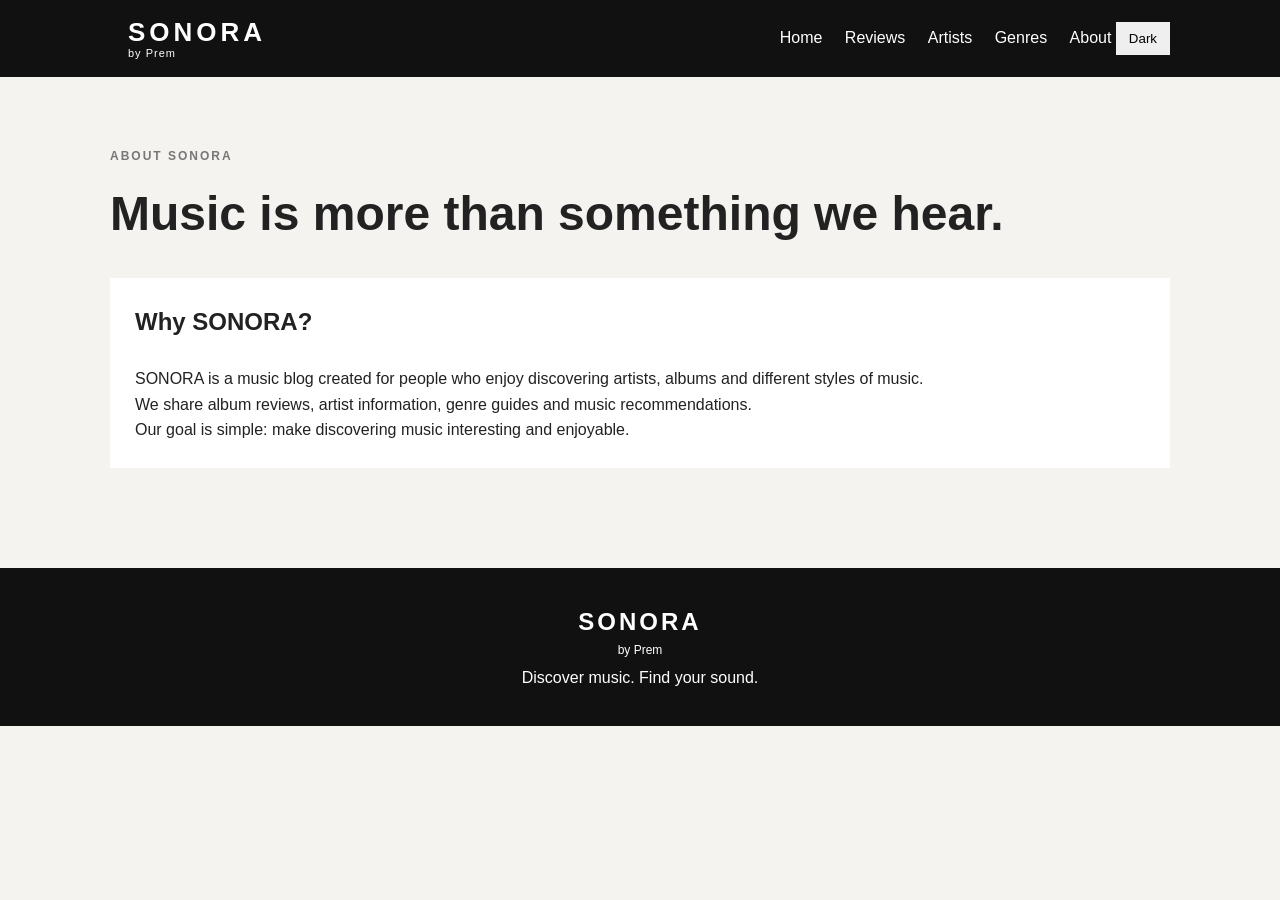
<file: about.html>
<!DOCTYPE html>
<html>
<head>
    <title>SONORA - About</title>
    <link rel="stylesheet" href="style.css">
</head>
<body>

<header>
    <div class="nav">
        <a href="index.html" class="logo"><span>SONORA</span><span class="logo-by">by Prem</span></a>
        <div>
            <a href="index.html">Home</a>
            <a href="reviews.html">Reviews</a>
            <a href="artists.html">Artists</a>
            <a href="genres.html">Genres</a>
            <a href="about.html">About</a>
            <button id="themeButton">Dark</button>
        </div>
    </div>
</header>

<section class="page">

    <p class="label">ABOUT SONORA</p>
    <h1>Music is more than something we hear.</h1>

    <div class="about">
        <h2>Why SONORA?</h2>

        <p>
            SONORA is a music blog created for people who
            enjoy discovering artists, albums and different
            styles of music.
        </p>

        <p>
            We share album reviews, artist information,
            genre guides and music recommendations.
        </p>

        <p>
            Our goal is simple: make discovering music
            interesting and enjoyable.
        </p>
    </div>

</section>

<footer>
    <h2>SONORA</h2>
    <p class="footer-by">by Prem</p>
    <p>Discover music. Find your sound.</p>
</footer>

<script src="script.js"></script>
</body>
</html>
</file>
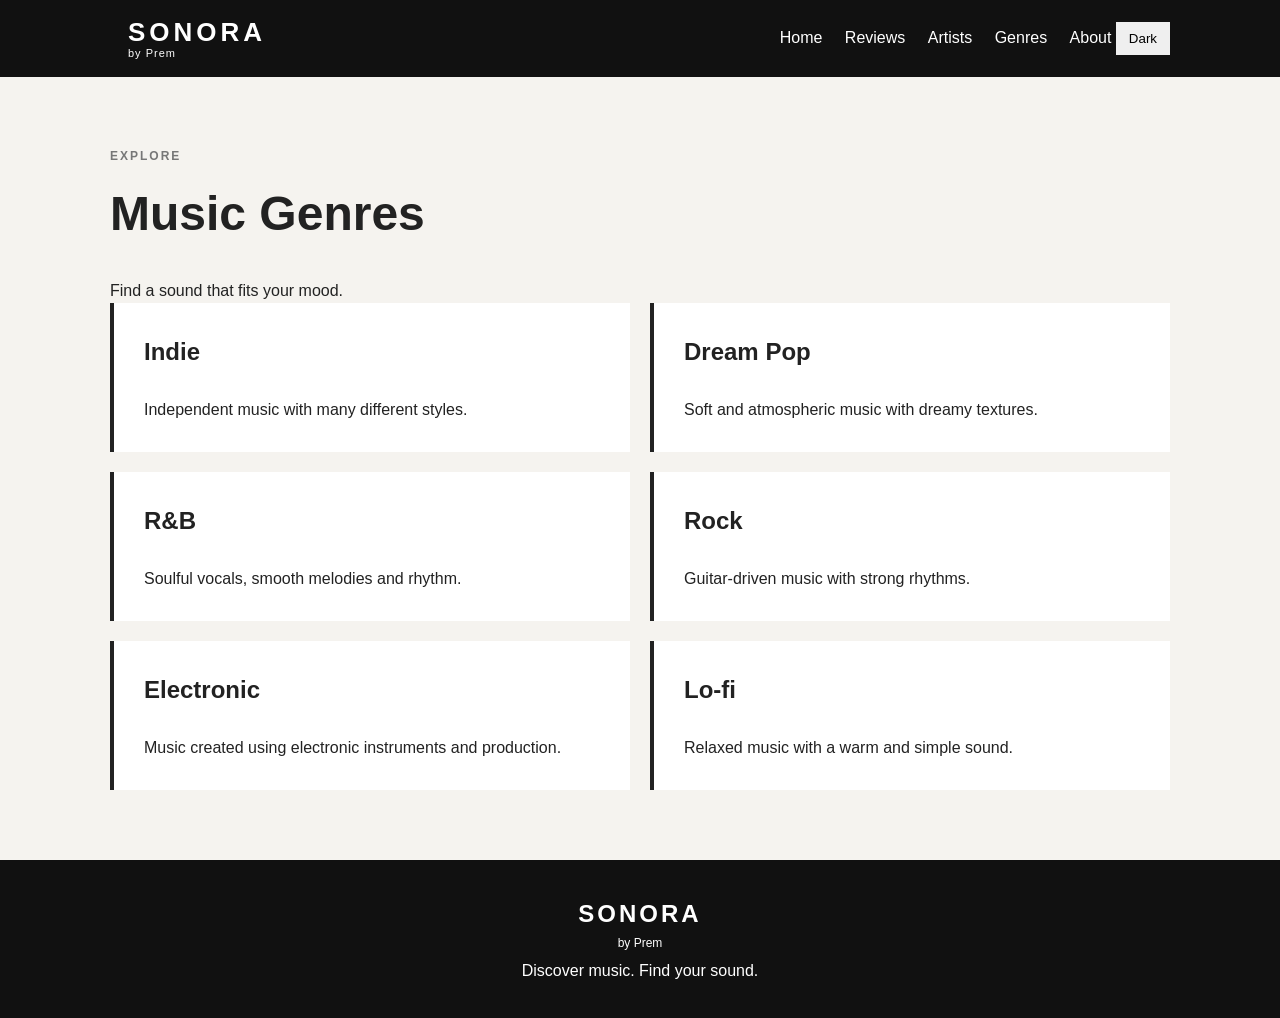
<file: genres.html>
<!DOCTYPE html>
<html>
<head>
    <title>SONORA - Genres</title>
    <link rel="stylesheet" href="style.css">
</head>
<body>

<header>
    <div class="nav">
        <a href="index.html" class="logo"><span>SONORA</span><span class="logo-by">by Prem</span></a>
        <div>
            <a href="index.html">Home</a>
            <a href="reviews.html">Reviews</a>
            <a href="artists.html">Artists</a>
            <a href="genres.html">Genres</a>
            <a href="about.html">About</a>
            <button id="themeButton">Dark</button>
        </div>
    </div>
</header>

<section class="page">

    <p class="label">EXPLORE</p>
    <h1>Music Genres</h1>
    <p>Find a sound that fits your mood.</p>

    <div class="genre-grid">

        <div class="genre">
            <h2>Indie</h2>
            <p>Independent music with many different styles.</p>
        </div>

        <div class="genre">
            <h2>Dream Pop</h2>
            <p>Soft and atmospheric music with dreamy textures.</p>
        </div>

        <div class="genre">
            <h2>R&B</h2>
            <p>Soulful vocals, smooth melodies and rhythm.</p>
        </div>

        <div class="genre">
            <h2>Rock</h2>
            <p>Guitar-driven music with strong rhythms.</p>
        </div>

        <div class="genre">
            <h2>Electronic</h2>
            <p>Music created using electronic instruments and production.</p>
        </div>

        <div class="genre">
            <h2>Lo-fi</h2>
            <p>Relaxed music with a warm and simple sound.</p>
        </div>

    </div>

</section>

<footer>
    <h2>SONORA</h2>
    <p class="footer-by">by Prem</p>
    <p>Discover music. Find your sound.</p>
</footer>

<script src="script.js"></script>
</body>
</html>
</file>
<file: style.css>
* {
    box-sizing: border-box;
    margin: 0;
    padding: 0;
}

body {
    font-family: Arial, sans-serif;
    background: #f5f3ef;
    color: #222;
    line-height: 1.6;
}

header {
    background: #111;
    color: white;
}

.nav {
    max-width: 1100px;
    margin: auto;
    padding: 18px 20px;

    display: flex;
    justify-content: space-between;
    align-items: center;
}

.logo {
    display: flex;
    flex-direction: column;
    color: white;
    text-decoration: none;
    font-size: 26px;
    font-weight: bold;
    letter-spacing: 4px;
    line-height: 1.1;
}

.logo-by {
    font-size: 11px;
    font-weight: normal;
    letter-spacing: 1px;
}

.nav a {
    color: white;
    text-decoration: none;
    margin-left: 18px;
}

.nav a:hover {
    color: #bbb;
}

button {
    padding: 9px 13px;
    border: none;
    cursor: pointer;
}

.hero {
    min-height: 520px;
    padding: 100px 8%;
    color: white;

    background:
        linear-gradient(#0008, #0008),
        url("https://images.unsplash.com/photo-1516280440614-37939bbacd81?auto=format&fit=crop&w=1600&q=80");

    background-size: cover;
    background-position: center;
}

.hero h1 {
    font-size: 58px;
    line-height: 1.1;
    margin: 15px 0;
}

.hero p {
    max-width: 550px;
}

.button {
    display: inline-block;
    margin-top: 20px;
    padding: 11px 18px;
    background: white;
    color: #111;
    text-decoration: none;
    font-weight: bold;
}

.section,
.page {
    max-width: 1100px;
    margin: auto;
    padding: 70px 20px;
}

.label {
    font-size: 12px;
    letter-spacing: 2px;
    color: #777;
    font-weight: bold;
}

h1 {
    font-size: 48px;
    margin: 10px 0 25px;
}

h2 {
    margin-bottom: 25px;
}

.featured {
    display: grid;
    grid-template-columns: 1fr 1fr;
    background: white;
}

.featured img {
    width: 100%;
    height: 100%;
    object-fit: cover;
}

.featured div {
    padding: 40px;
}

.featured h3 {
    font-size: 30px;
    margin: 10px 0;
}

.featured a,
.card a {
    display: inline-block;
    margin-top: 15px;
    color: #111;
    font-weight: bold;
}

.cards {
    display: grid;
    grid-template-columns: repeat(3, 1fr);
    gap: 20px;
}

.card {
    background: white;
    padding: 15px;
}

.card img {
    width: 100%;
    height: 210px;
    object-fit: cover;
}

.card h3 {
    margin: 10px 0;
}

.review-form,
.about,
.user-review {
    background: white;
    padding: 25px;
    margin-bottom: 30px;
}

#reviewForm {
    display: grid;
    gap: 12px;
}

#reviewForm input,
#reviewForm select,
#reviewForm textarea {
    padding: 12px;
    border: 1px solid #ccc;
    font-family: Arial;
}

#reviewForm textarea {
    height: 100px;
}

#reviewForm button {
    background: #111;
    color: white;
    width: fit-content;
}

.space {
    margin-top: 50px;
}

.genre-grid {
    display: grid;
    grid-template-columns: 1fr 1fr;
    gap: 20px;
}

.genre {
    background: white;
    padding: 30px;
    border-left: 4px solid #222;
}

footer {
    background: #111;
    color: white;
    text-align: center;
    padding: 35px 20px;
}

footer h2 {
    letter-spacing: 3px;
    margin-bottom: 0;
}

.footer-by {
    font-size: 12px;
    margin-bottom: 5px;
}

/* Dark Mode */

body.dark-mode {
    background: #181818;
    color: white;
}

body.dark-mode .card,
body.dark-mode .featured,
body.dark-mode .review-form,
body.dark-mode .about,
body.dark-mode .user-review,
body.dark-mode .genre {
    background: #292929;
}

body.dark-mode .card a,
body.dark-mode .featured a {
    color: white;
}

body.dark-mode p {
    color: #ddd;
}

/* Mobile */

@media (max-width: 700px) {

    .nav {
        flex-direction: column;
        gap: 15px;
    }

    .nav a {
        margin: 5px;
        display: inline-block;
    }

    .hero h1 {
        font-size: 40px;
    }

    .featured {
        grid-template-columns: 1fr;
    }

    .cards,
    .genre-grid {
        grid-template-columns: 1fr;
    }
}
</file>
